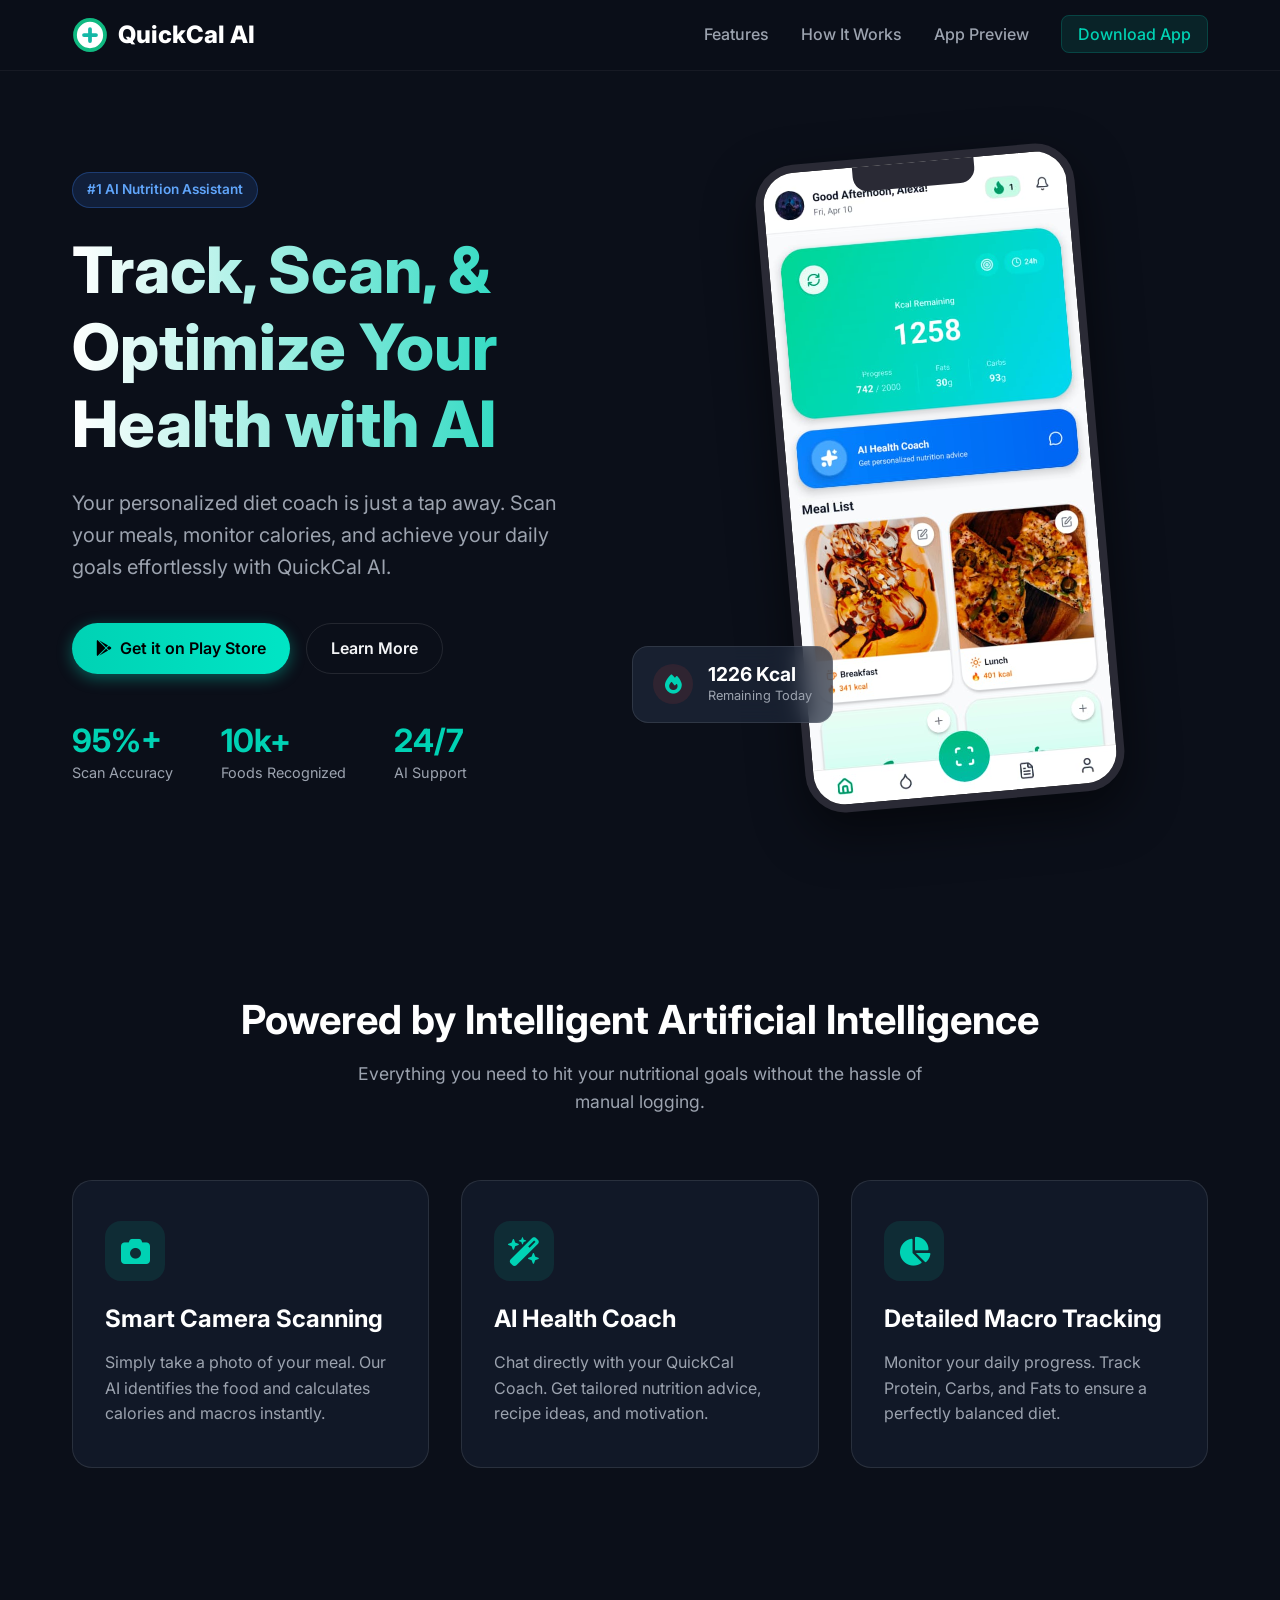
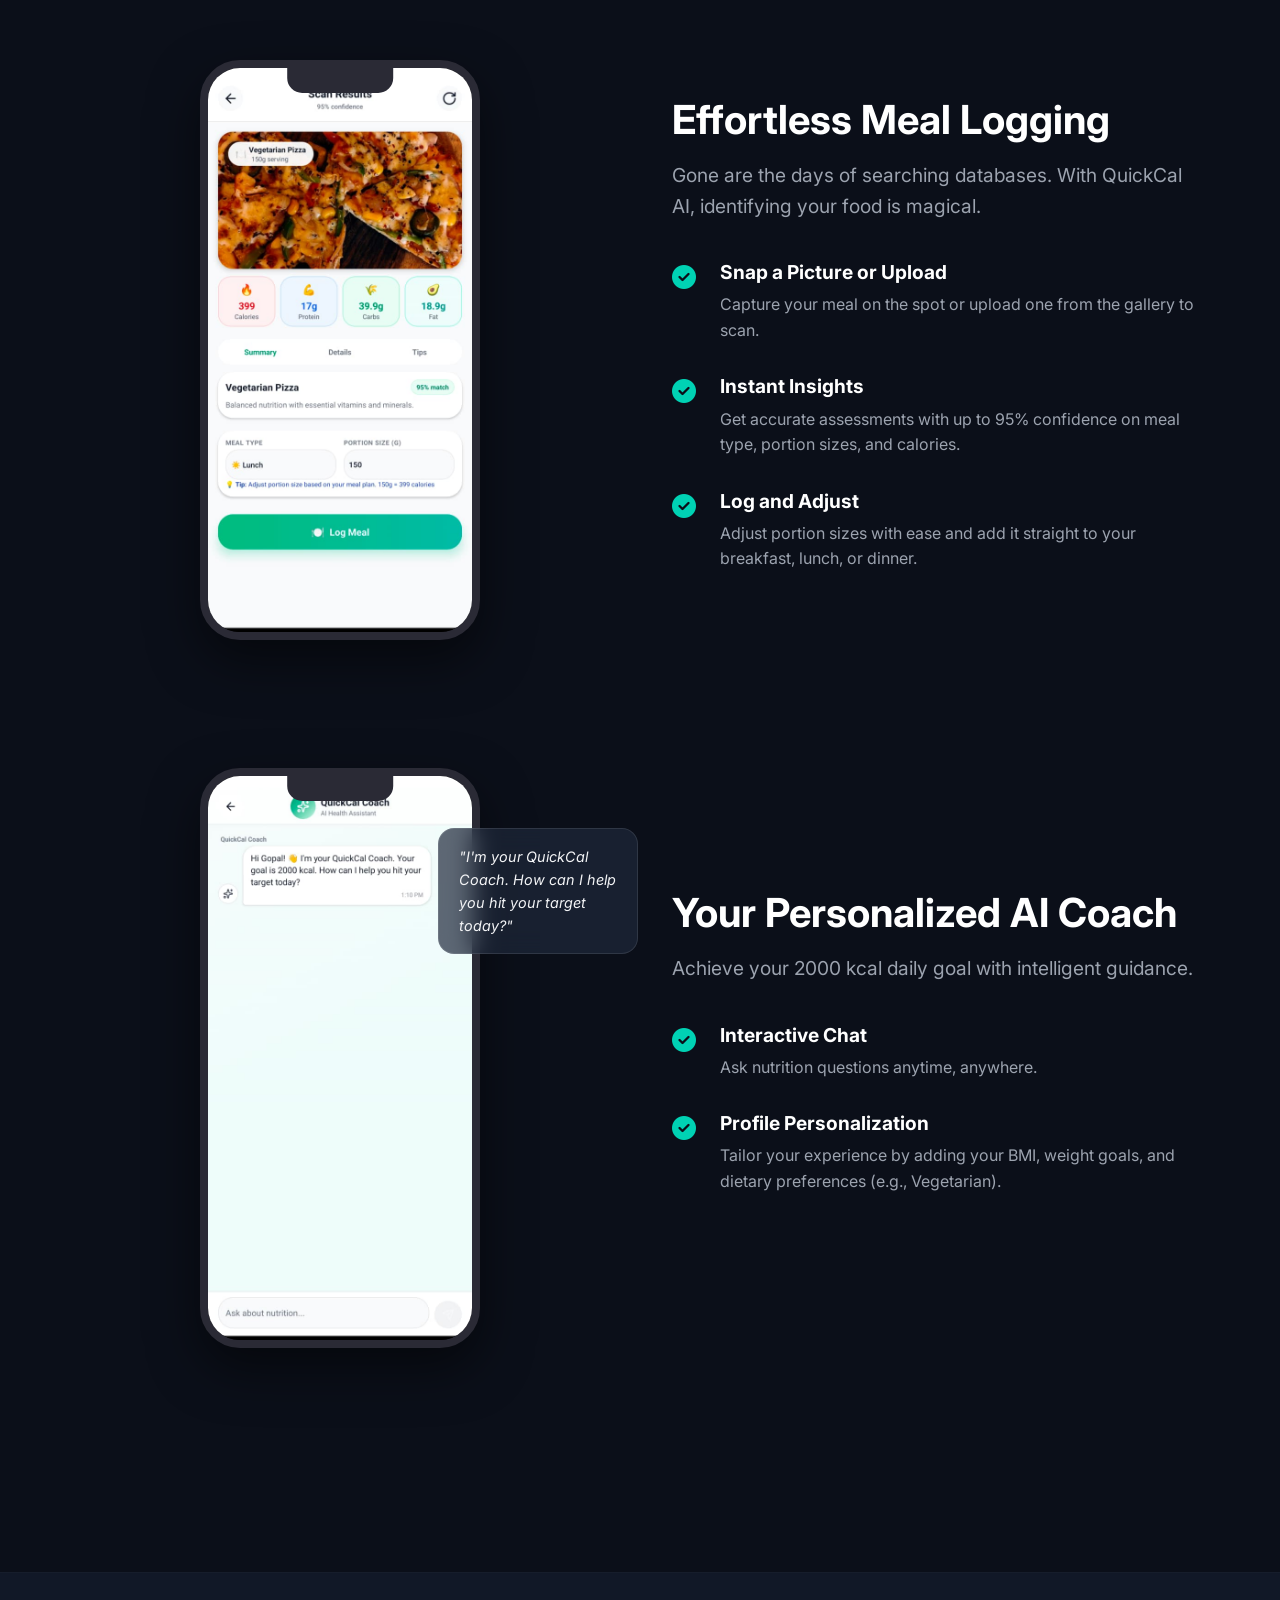
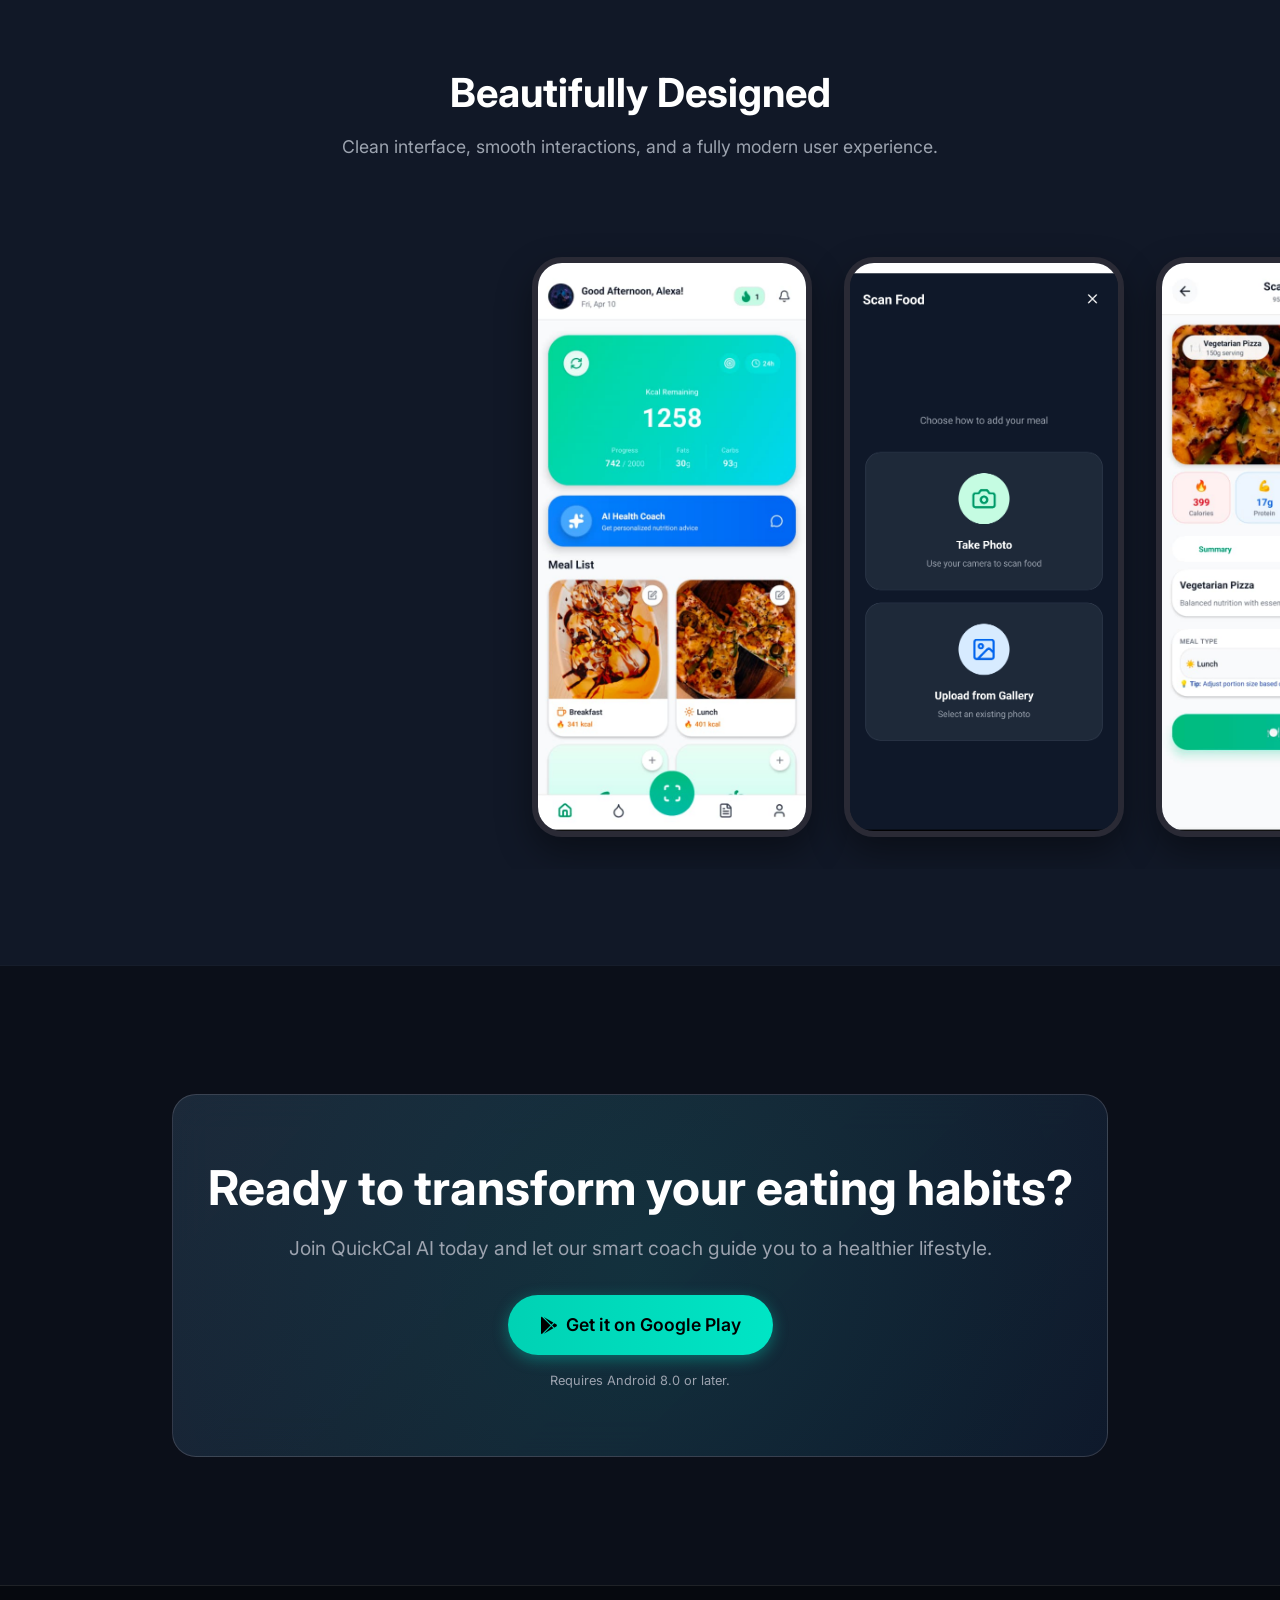
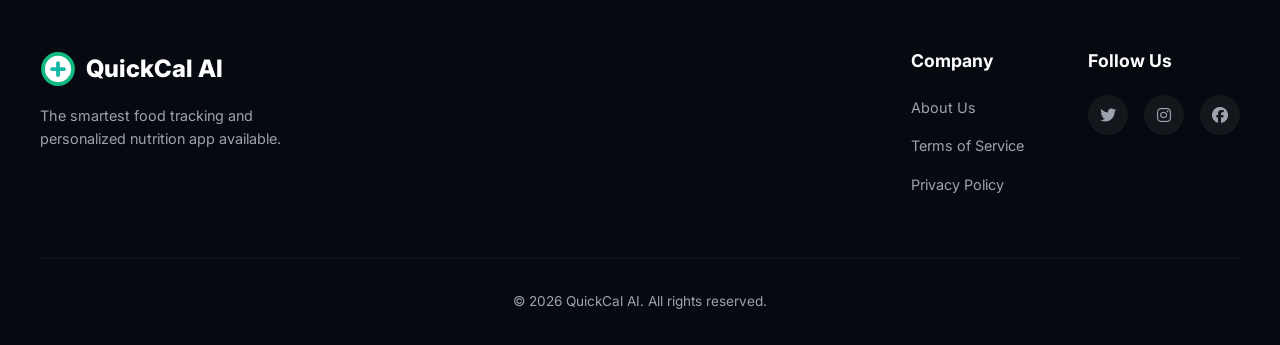
<file: index.html>
<!DOCTYPE html>
<html lang="en">
<head>
    <meta charset="UTF-8">
    <meta name="viewport" content="width=device-width, initial-scale=1.0">
    <title>QuickCal AI - Your Personal AI Nutritionist</title>
    <meta name="description" content="QuickCal AI is a smart mobile app that tracks your calories, scans your meals, and offers personalized nutrition advice.">
    <!-- Google Fonts -->
    <link rel="preconnect" href="https://fonts.googleapis.com">
    <link rel="preconnect" href="https://fonts.gstatic.com" crossorigin>
    <link href="https://fonts.googleapis.com/css2?family=Inter:wght@300;400;500;600;700;800&display=swap" rel="stylesheet">
    <!-- Custom CSS -->
    <link rel="stylesheet" href="css/style.css">
    <!-- FontAwesome for standard icons -->
    <link rel="stylesheet" href="https://cdnjs.cloudflare.com/ajax/libs/font-awesome/6.4.0/css/all.min.css">
</head>
<body>
    <!-- Navbar -->
    <nav class="navbar">
        <div class="nav-container">
            <a href="#" class="logo">
                <svg width="36" height="36" viewBox="0 0 24 24" fill="none" xmlns="http://www.w3.org/2000/svg">
                    <circle cx="12" cy="12" r="10" stroke="#10b981" stroke-width="2.5" fill="#fff" />
                    <path d="M8 12h8M12 8v8" stroke="#14b8a6" stroke-width="2.5" stroke-linecap="round" />
                </svg>
                QuickCal AI
            </a>
            <ul class="nav-links">
                <li><a href="#features">Features</a></li>
                <li><a href="#how-it-works">How It Works</a></li>
                <li><a href="#screenshots">App Preview</a></li>
                <li><a href="#download" class="nav-cta">Download App</a></li>
            </ul>
            <div class="mobile-menu-btn">
                <i class="fa-solid fa-bars"></i>
            </div>
        </div>
    </nav>

    <!-- Header / Hero Section -->
    <header class="hero" id="home">
        <div class="hero-content fade-in-up">
            <div class="badge">#1 AI Nutrition Assistant</div>
            <h1>Track, Scan, & Optimize Your Health with AI</h1>
            <p>Your personalized diet coach is just a tap away. Scan your meals, monitor calories, and achieve your daily goals effortlessly with QuickCal AI.</p>
            <div class="hero-actions">
                <a href="#download" class="btn btn-primary"><i class="fa-brands fa-google-play"></i> Get it on Play Store</a>
                <a href="#features" class="btn btn-secondary">Learn More</a>
            </div>
            <div class="stats">
                <div class="stat-item">
                    <h3>95%+</h3>
                    <p>Scan Accuracy</p>
                </div>
                <div class="stat-item">
                    <h3>10k+</h3>
                    <p>Foods Recognized</p>
                </div>
                <div class="stat-item">
                    <h3>24/7</h3>
                    <p>AI Support</p>
                </div>
            </div>
        </div>
        <div class="hero-image slide-in-right">
            <!-- Representing Dashboard (Image 1) -->
            <div class="device-mockup main-mockup">
                <img src="assets/dashboard.png.jpeg" alt="QuickCal AI Dashboard View" onerror="this.src='https://placehold.co/400x800/0f172a/00d2b4?text=Dashboard+Screenshot'">
            </div>
            <div class="floating-card glass float-anim">
                <div class="kcal-info">
                    <span class="icon"><i class="fa-solid fa-fire"></i></span>
                    <div class="details">
                        <h4>1226 Kcal</h4>
                        <p>Remaining Today</p>
                    </div>
                </div>
            </div>
        </div>
    </header>

    <!-- Features Section -->
    <section class="features" id="features">
        <div class="section-header fade-in-up">
            <h2>Powered by Intelligent Artificial Intelligence</h2>
            <p>Everything you need to hit your nutritional goals without the hassle of manual logging.</p>
        </div>
        
        <div class="features-grid">
            <!-- Feature 1 -->
            <div class="feature-card fade-in-up hover-effect">
                <div class="icon-wrapper">
                    <i class="fa-solid fa-camera"></i>
                </div>
                <h3>Smart Camera Scanning</h3>
                <p>Simply take a photo of your meal. Our AI identifies the food and calculates calories and macros instantly.</p>
            </div>
            <!-- Feature 2 -->
            <div class="feature-card fade-in-up hover-effect" style="animation-delay: 0.1s;">
                <div class="icon-wrapper">
                    <i class="fa-solid fa-wand-magic-sparkles"></i>
                </div>
                <h3>AI Health Coach</h3>
                <p>Chat directly with your QuickCal Coach. Get tailored nutrition advice, recipe ideas, and motivation.</p>
            </div>
            <!-- Feature 3 -->
            <div class="feature-card fade-in-up hover-effect" style="animation-delay: 0.2s;">
                <div class="icon-wrapper">
                    <i class="fa-solid fa-chart-pie"></i>
                </div>
                <h3>Detailed Macro Tracking</h3>
                <p>Monitor your daily progress. Track Protein, Carbs, and Fats to ensure a perfectly balanced diet.</p>
            </div>
        </div>
    </section>

    <!-- How It Works / Details Section -->
    <section class="how-it-works" id="how-it-works">
        <div class="split-section">
            <div class="split-image slide-in-left">
                <!-- Representing Scan Food & Results (Images 2 & 3) -->
                <div class="device-mockup side-mockup">
                    <img src="assets/scan-results.png.jpeg" alt="QuickCal App Scan Feature" onerror="this.src='https://placehold.co/400x800/0f172a/00d2b4?text=Scan+Results'">
                </div>
            </div>
            <div class="split-content fade-in-right">
                <h2>Effortless Meal Logging</h2>
                <p>Gone are the days of searching databases. With QuickCal AI, identifying your food is magical.</p>
                
                <ul class="benefit-list">
                    <li>
                        <i class="fa-solid fa-circle-check"></i>
                        <div>
                            <h4>Snap a Picture or Upload</h4>
                            <p>Capture your meal on the spot or upload one from the gallery to scan.</p>
                        </div>
                    </li>
                    <li>
                        <i class="fa-solid fa-circle-check"></i>
                        <div>
                            <h4>Instant Insights</h4>
                            <p>Get accurate assessments with up to 95% confidence on meal type, portion sizes, and calories.</p>
                        </div>
                    </li>
                    <li>
                        <i class="fa-solid fa-circle-check"></i>
                        <div>
                            <h4>Log and Adjust</h4>
                            <p>Adjust portion sizes with ease and add it straight to your breakfast, lunch, or dinner.</p>
                        </div>
                    </li>
                </ul>
            </div>
        </div>
        
        <div class="split-section reverse">
            <div class="split-content fade-in-left">
                <h2>Your Personalized AI Coach</h2>
                <p>Achieve your 2000 kcal daily goal with intelligent guidance.</p>
                
                <ul class="benefit-list">
                    <li>
                        <i class="fa-solid fa-circle-check"></i>
                        <div>
                            <h4>Interactive Chat</h4>
                            <p>Ask nutrition questions anytime, anywhere.</p>
                        </div>
                    </li>
                    <li>
                        <i class="fa-solid fa-circle-check"></i>
                        <div>
                            <h4>Profile Personalization</h4>
                            <p>Tailor your experience by adding your BMI, weight goals, and dietary preferences (e.g., Vegetarian).</p>
                        </div>
                    </li>
                </ul>
            </div>
            <div class="split-image slide-in-right">
                <!-- Representing AI Coach Chat (Image 5) -->
                <div class="device-mockup side-mockup">
                    <img src="assets/chat-coach.png.jpeg" alt="QuickCal AI Coach Chat" onerror="this.src='https://placehold.co/400x800/0f172a/00d2b4?text=AI+Coach'">
                </div>
                <div class="floating-card chat-reply glass float-anim-alt">
                   <p>"I'm your QuickCal Coach. How can I help you hit your target today?"</p>
                </div>
            </div>
        </div>
    </section>

    <!-- App Screenshots Gallery -->
    <section class="screenshots" id="screenshots">
        <div class="section-header fade-in-up">
            <h2>Beautifully Designed</h2>
            <p>Clean interface, smooth interactions, and a fully modern user experience.</p>
        </div>
        <div class="carousel-container fade-in-up">
            <div class="screen-track">
                <div class="screen-item"><img src="assets/dashboard.png.jpeg" alt="App Dashboard" onerror="this.src='https://placehold.co/400x800/0f172a/1e293b?text=Home'"></div>
                <div class="screen-item"><img src="assets/scan-food.png.jpeg" alt="Scan Food" onerror="this.src='https://placehold.co/400x800/0f172a/1e293b?text=Scan+Setup'"></div>
                <div class="screen-item"><img src="assets/scan-results.png.jpeg" alt="Scan Results" onerror="this.src='https://placehold.co/400x800/0f172a/1e293b?text=Analysis'"></div>
                <div class="screen-item"><img src="assets/profile.png.jpeg" alt="Profile" onerror="this.src='https://placehold.co/400x800/0f172a/1e293b?text=Profile'"></div>
                <div class="screen-item"><img src="assets/chat-coach.png.jpeg" alt="AI Coach Chat" onerror="this.src='https://placehold.co/400x800/0f172a/1e293b?text=Chat'"></div>
            </div>
        </div>
    </section>

    <!-- Download CTA -->
    <section class="cta" id="download">
        <div class="cta-banner fade-in-up glass-heavy">
            <h2>Ready to transform your eating habits?</h2>
            <p>Join QuickCal AI today and let our smart coach guide you to a healthier lifestyle.</p>
            <a href="#" class="btn btn-primary btn-large cta-btn">
                <i class="fa-brands fa-google-play"></i> Get it on Google Play
            </a>
            <p class="small-note">Requires Android 8.0 or later.</p>
        </div>
    </section>

    <!-- Footer -->
    <footer>
        <div class="footer-content">
            <div class="footer-brand">
                <a href="#" class="logo">
                     <svg width="36" height="36" viewBox="0 0 24 24" fill="none" xmlns="http://www.w3.org/2000/svg">
                         <circle cx="12" cy="12" r="10" stroke="#10b981" stroke-width="2.5" fill="#fff" />
                         <path d="M8 12h8M12 8v8" stroke="#14b8a6" stroke-width="2.5" stroke-linecap="round" />
                     </svg>
                     QuickCal AI
                </a>
                <p>The smartest food tracking and personalized nutrition app available.</p>
            </div>
            <div class="footer-links">
                <div class="link-column">
                    <h4>Company</h4>
                    <ul>
                        <li><a href="#home">About Us</a></li>
                        <li><a href="terms.html">Terms of Service</a></li>
                        <li><a href="privacy.html">Privacy Policy</a></li>
                    </ul>
                </div>
                <div class="link-column">
                    <h4>Follow Us</h4>
                    <div class="social-links">
                        <a href="#"><i class="fa-brands fa-twitter"></i></a>
                        <a href="#"><i class="fa-brands fa-instagram"></i></a>
                        <a href="#"><i class="fa-brands fa-facebook"></i></a>
                    </div>
                </div>
            </div>
        </div>
        <div class="footer-bottom">
            <p>&copy; 2026 QuickCal AI. All rights reserved.</p>
        </div>
    </footer>

    <!-- Custom JS -->
    <script src="js/main.js"></script>
</body>
</html>
</file>
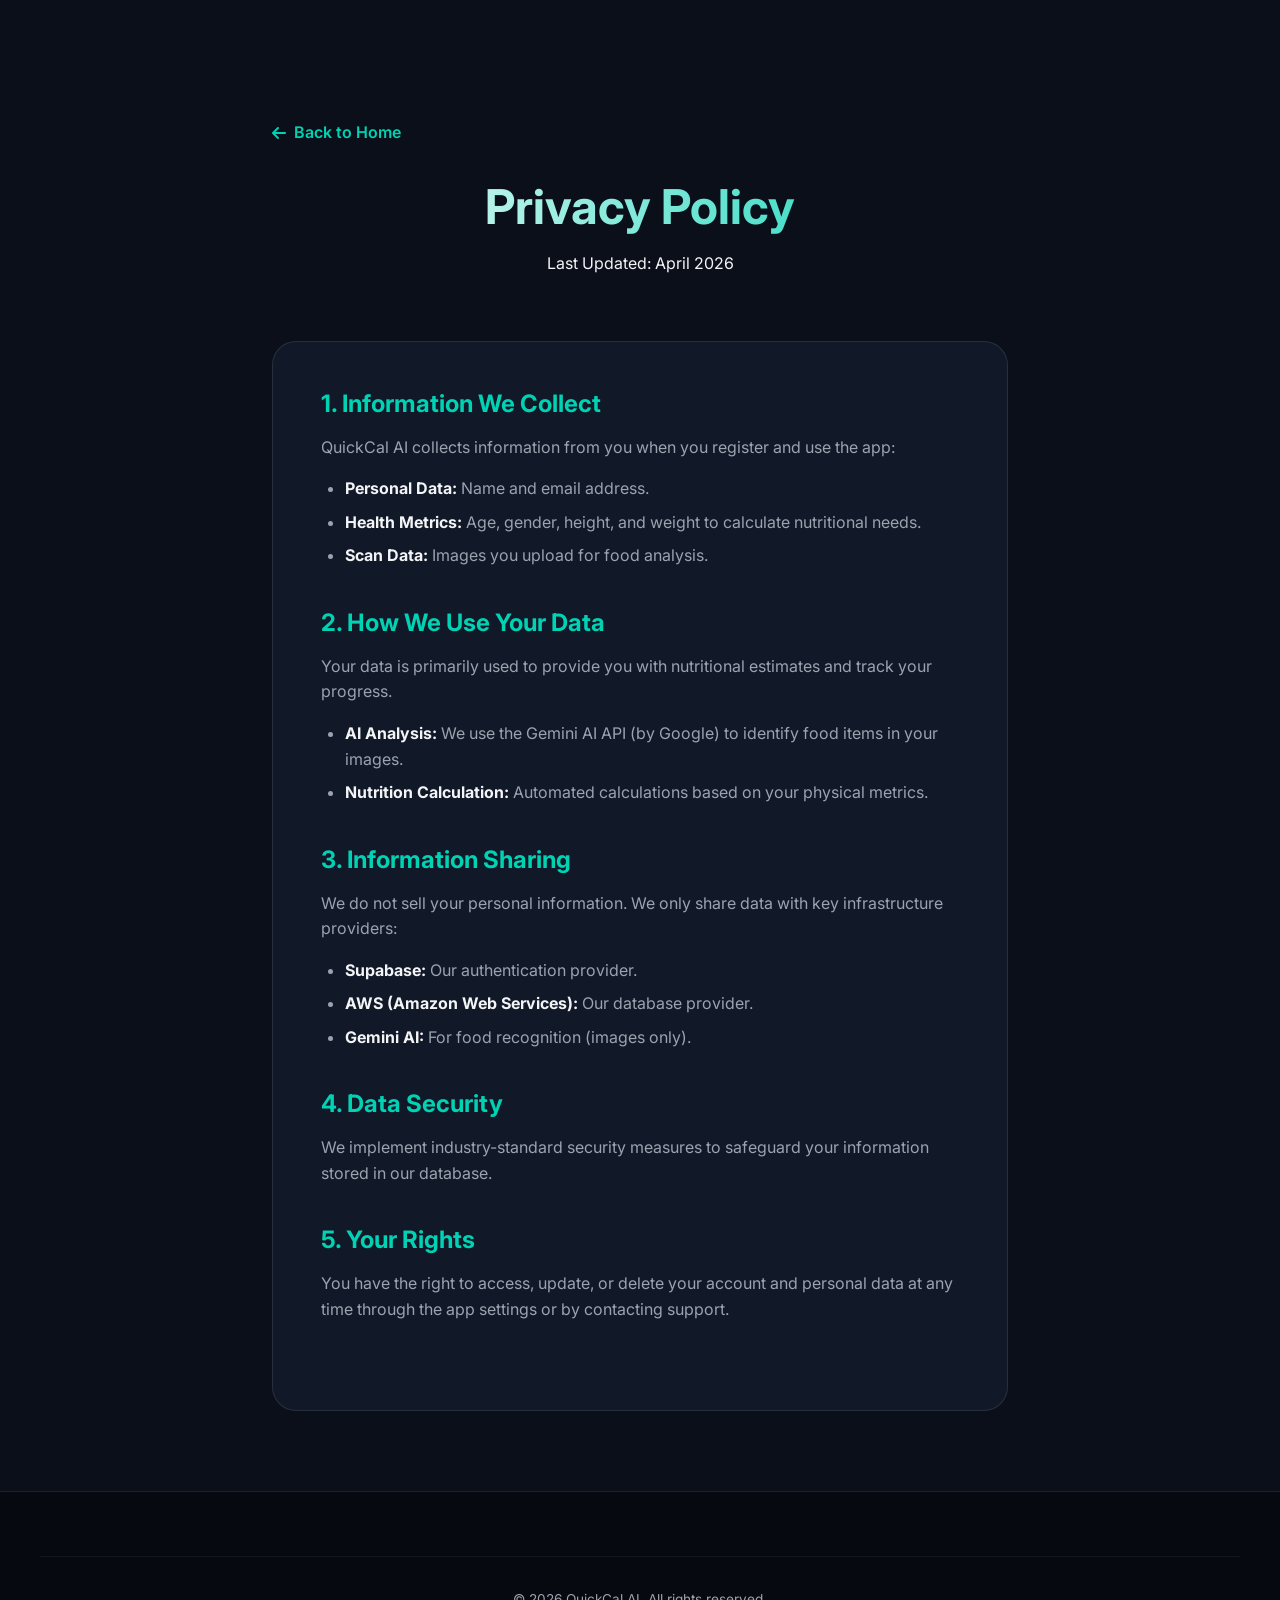
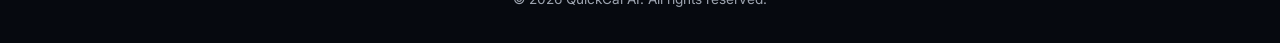
<file: privacy.html>
<!DOCTYPE html>
<html lang="en">
<head>
    <meta charset="UTF-8">
    <meta name="viewport" content="width=device-width, initial-scale=1.0">
    <title>Privacy Policy - QuickCal AI</title>
    <!-- Google Fonts -->
    <link rel="preconnect" href="https://fonts.googleapis.com">
    <link rel="preconnect" href="https://fonts.gstatic.com" crossorigin>
    <link href="https://fonts.googleapis.com/css2?family=Inter:wght@300;400;500;600;700;800&display=swap" rel="stylesheet">
    <!-- Custom CSS -->
    <link rel="stylesheet" href="css/style.css">
    <!-- FontAwesome -->
    <link rel="stylesheet" href="https://cdnjs.cloudflare.com/ajax/libs/font-awesome/6.4.0/css/all.min.css">
</head>
<body>
    <div class="legal-page fade-in-up animate">
        <a href="index.html" class="back-home">
            <i class="fa-solid fa-arrow-left"></i> Back to Home
        </a>
        
        <header class="legal-header">
            <h1>Privacy Policy</h1>
            <p>Last Updated: April 2026</p>
        </header>

        <main class="legal-content">
            <section class="legal-section">
                <h2>1. Information We Collect</h2>
                <p>QuickCal AI collects information from you when you register and use the app:</p>
                <ul>
                    <li><strong>Personal Data:</strong> Name and email address.</li>
                    <li><strong>Health Metrics:</strong> Age, gender, height, and weight to calculate nutritional needs.</li>
                    <li><strong>Scan Data:</strong> Images you upload for food analysis.</li>
                </ul>
            </section>

            <section class="legal-section">
                <h2>2. How We Use Your Data</h2>
                <p>Your data is primarily used to provide you with nutritional estimates and track your progress.</p>
                <ul>
                    <li><strong>AI Analysis:</strong> We use the Gemini AI API (by Google) to identify food items in your images.</li>
                    <li><strong>Nutrition Calculation:</strong> Automated calculations based on your physical metrics.</li>
                </ul>
            </section>

            <section class="legal-section">
                <h2>3. Information Sharing</h2>
                <p>We do not sell your personal information. We only share data with key infrastructure providers:</p>
                <ul>
                    <li><strong>Supabase:</strong> Our authentication provider.</li>
                    <li><strong>AWS (Amazon Web Services):</strong> Our database provider.</li>
                    <li><strong>Gemini AI:</strong> For food recognition (images only).</li>
                </ul>
            </section>

            <section class="legal-section">
                <h2>4. Data Security</h2>
                <p>We implement industry-standard security measures to safeguard your information stored in our database.</p>
            </section>

            <section class="legal-section">
                <h2>5. Your Rights</h2>
                <p>You have the right to access, update, or delete your account and personal data at any time through the app settings or by contacting support.</p>
            </section>
        </main>
    </div>

    <footer>
        <div class="footer-bottom">
            <p>&copy; 2026 QuickCal AI. All rights reserved.</p>
        </div>
    </footer>
</body>
</html>
</file>
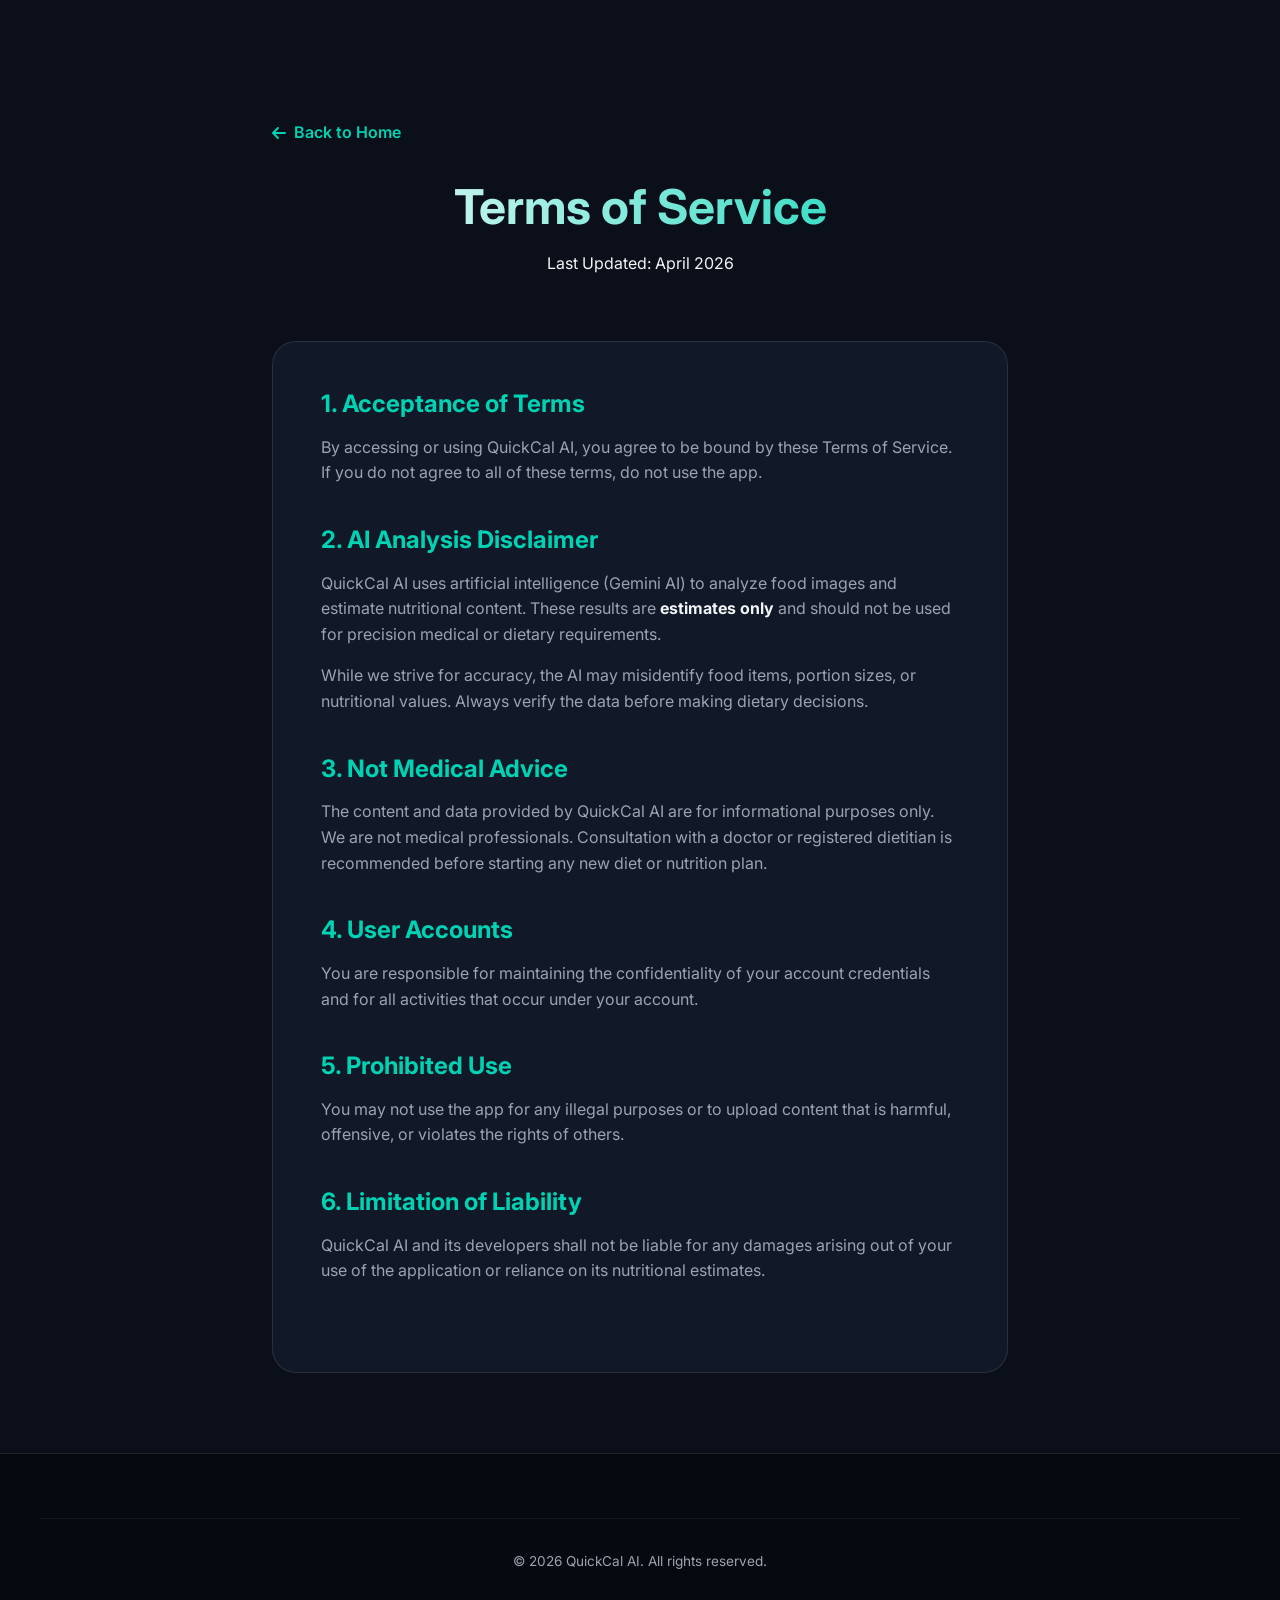
<file: terms.html>
<!DOCTYPE html>
<html lang="en">
<head>
    <meta charset="UTF-8">
    <meta name="viewport" content="width=device-width, initial-scale=1.0">
    <title>Terms of Service - QuickCal AI</title>
    <!-- Google Fonts -->
    <link rel="preconnect" href="https://fonts.googleapis.com">
    <link rel="preconnect" href="https://fonts.gstatic.com" crossorigin>
    <link href="https://fonts.googleapis.com/css2?family=Inter:wght@300;400;500;600;700;800&display=swap" rel="stylesheet">
    <!-- Custom CSS -->
    <link rel="stylesheet" href="css/style.css">
    <!-- FontAwesome -->
    <link rel="stylesheet" href="https://cdnjs.cloudflare.com/ajax/libs/font-awesome/6.4.0/css/all.min.css">
</head>
<body>
    <div class="legal-page fade-in-up animate">
        <a href="index.html" class="back-home">
            <i class="fa-solid fa-arrow-left"></i> Back to Home
        </a>
        
        <header class="legal-header">
            <h1>Terms of Service</h1>
            <p>Last Updated: April 2026</p>
        </header>

        <main class="legal-content">
            <section class="legal-section">
                <h2>1. Acceptance of Terms</h2>
                <p>By accessing or using QuickCal AI, you agree to be bound by these Terms of Service. If you do not agree to all of these terms, do not use the app.</p>
            </section>

            <section class="legal-section">
                <h2>2. AI Analysis Disclaimer</h2>
                <p>QuickCal AI uses artificial intelligence (Gemini AI) to analyze food images and estimate nutritional content. These results are <strong>estimates only</strong> and should not be used for precision medical or dietary requirements.</p>
                <p>While we strive for accuracy, the AI may misidentify food items, portion sizes, or nutritional values. Always verify the data before making dietary decisions.</p>
            </section>

            <section class="legal-section">
                <h2>3. Not Medical Advice</h2>
                <p>The content and data provided by QuickCal AI are for informational purposes only. We are not medical professionals. Consultation with a doctor or registered dietitian is recommended before starting any new diet or nutrition plan.</p>
            </section>

            <section class="legal-section">
                <h2>4. User Accounts</h2>
                <p>You are responsible for maintaining the confidentiality of your account credentials and for all activities that occur under your account.</p>
            </section>

            <section class="legal-section">
                <h2>5. Prohibited Use</h2>
                <p>You may not use the app for any illegal purposes or to upload content that is harmful, offensive, or violates the rights of others.</p>
            </section>

            <section class="legal-section">
                <h2>6. Limitation of Liability</h2>
                <p>QuickCal AI and its developers shall not be liable for any damages arising out of your use of the application or reliance on its nutritional estimates.</p>
            </section>
        </main>
    </div>

    <footer>
        <div class="footer-bottom">
            <p>&copy; 2026 QuickCal AI. All rights reserved.</p>
        </div>
    </footer>
</body>
</html>
</file>
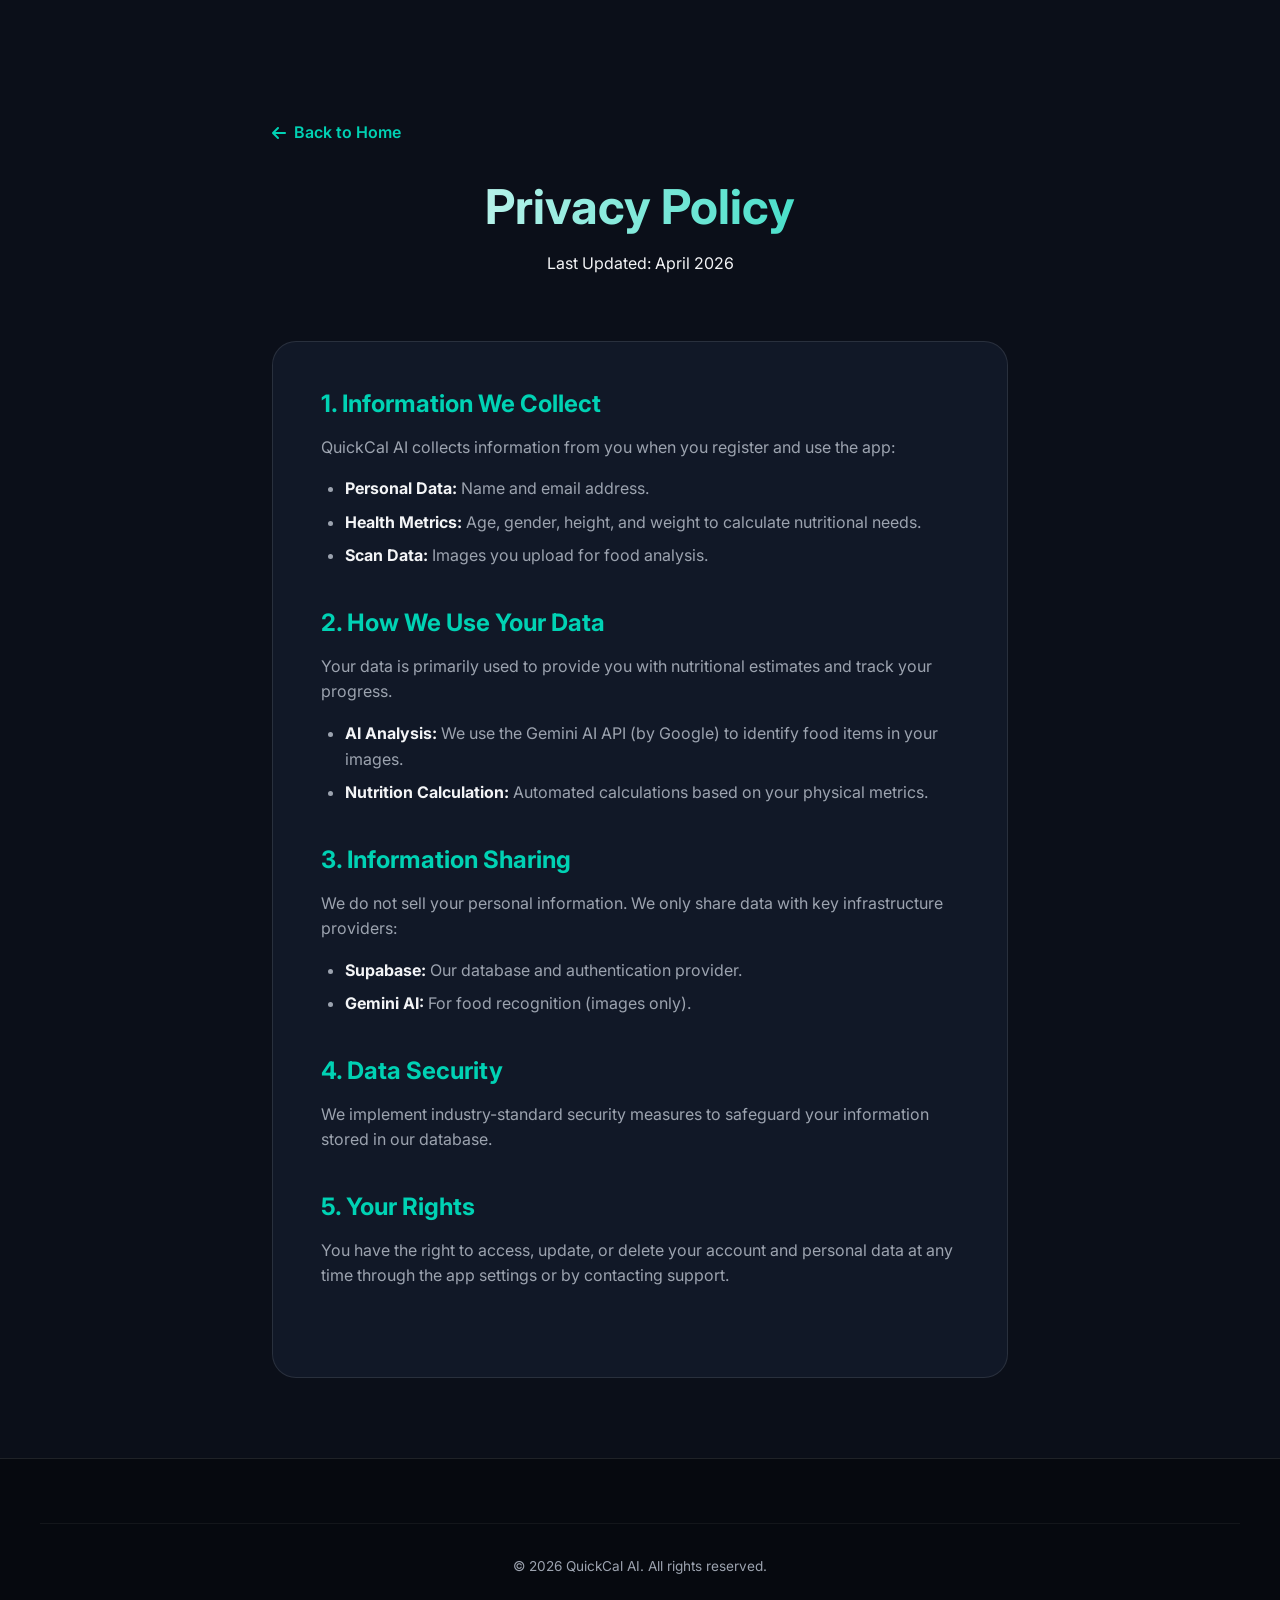
<file: promo-website/privacy.html>
<!DOCTYPE html>
<html lang="en">
<head>
    <meta charset="UTF-8">
    <meta name="viewport" content="width=device-width, initial-scale=1.0">
    <title>Privacy Policy - QuickCal AI</title>
    <!-- Google Fonts -->
    <link rel="preconnect" href="https://fonts.googleapis.com">
    <link rel="preconnect" href="https://fonts.gstatic.com" crossorigin>
    <link href="https://fonts.googleapis.com/css2?family=Inter:wght@300;400;500;600;700;800&display=swap" rel="stylesheet">
    <!-- Custom CSS -->
    <link rel="stylesheet" href="css/style.css">
    <!-- FontAwesome -->
    <link rel="stylesheet" href="https://cdnjs.cloudflare.com/ajax/libs/font-awesome/6.4.0/css/all.min.css">
</head>
<body>
    <div class="legal-page fade-in-up animate">
        <a href="index.html" class="back-home">
            <i class="fa-solid fa-arrow-left"></i> Back to Home
        </a>
        
        <header class="legal-header">
            <h1>Privacy Policy</h1>
            <p>Last Updated: April 2026</p>
        </header>

        <main class="legal-content">
            <section class="legal-section">
                <h2>1. Information We Collect</h2>
                <p>QuickCal AI collects information from you when you register and use the app:</p>
                <ul>
                    <li><strong>Personal Data:</strong> Name and email address.</li>
                    <li><strong>Health Metrics:</strong> Age, gender, height, and weight to calculate nutritional needs.</li>
                    <li><strong>Scan Data:</strong> Images you upload for food analysis.</li>
                </ul>
            </section>

            <section class="legal-section">
                <h2>2. How We Use Your Data</h2>
                <p>Your data is primarily used to provide you with nutritional estimates and track your progress.</p>
                <ul>
                    <li><strong>AI Analysis:</strong> We use the Gemini AI API (by Google) to identify food items in your images.</li>
                    <li><strong>Nutrition Calculation:</strong> Automated calculations based on your physical metrics.</li>
                </ul>
            </section>

            <section class="legal-section">
                <h2>3. Information Sharing</h2>
                <p>We do not sell your personal information. We only share data with key infrastructure providers:</p>
                <ul>
                    <li><strong>Supabase:</strong> Our database and authentication provider.</li>
                    <li><strong>Gemini AI:</strong> For food recognition (images only).</li>
                </ul>
            </section>

            <section class="legal-section">
                <h2>4. Data Security</h2>
                <p>We implement industry-standard security measures to safeguard your information stored in our database.</p>
            </section>

            <section class="legal-section">
                <h2>5. Your Rights</h2>
                <p>You have the right to access, update, or delete your account and personal data at any time through the app settings or by contacting support.</p>
            </section>
        </main>
    </div>

    <footer>
        <div class="footer-bottom">
            <p>&copy; 2026 QuickCal AI. All rights reserved.</p>
        </div>
    </footer>
</body>
</html>
</file>
<file: css/style.css>
/* Base Variables */
:root {
    --bg-color: #0b0f19;
    --bg-secondary: #111827;
    --primary: #00d2b4;
    --primary-glow: rgba(0, 210, 180, 0.4);
    --secondary: #3b82f6;
    --text-main: #f3f4f6;
    --text-muted: #9ca3af;
    --card-bg: rgba(30, 41, 59, 0.7);
    --nav-bg: rgba(11, 15, 25, 0.85);
    --glass-border: rgba(255, 255, 255, 0.1);
    
    --transition: all 0.3s ease;
}

/* Reset & Typography */
* {
    margin: 0;
    padding: 0;
    box-sizing: border-box;
}

html {
    scroll-behavior: smooth;
}

body {
    font-family: 'Inter', sans-serif;
    background-color: var(--bg-color);
    color: var(--text-main);
    line-height: 1.6;
    overflow-x: hidden;
}

a {
    text-decoration: none;
    color: inherit;
    transition: var(--transition);
}

ul {
    list-style: none;
}

/* Typography styles */
h1, h2, h3, h4 {
    color: #fff;
    line-height: 1.2;
}

/* Utility Classes */
.glass {
    background: var(--card-bg);
    backdrop-filter: blur(12px);
    -webkit-backdrop-filter: blur(12px);
    border: 1px solid var(--glass-border);
    border-radius: 16px;
}

.glass-heavy {
    background: linear-gradient(135deg, rgba(30,41,59,0.9) 0%, rgba(15,23,42,0.95) 100%);
    backdrop-filter: blur(20px);
    -webkit-backdrop-filter: blur(20px);
    border: 1px solid rgba(255, 255, 255, 0.15);
    border-radius: 24px;
}

.btn {
    display: inline-flex;
    align-items: center;
    justify-content: center;
    gap: 8px;
    padding: 12px 24px;
    border-radius: 50px;
    font-weight: 600;
    cursor: pointer;
    transition: var(--transition);
    border: none;
    font-size: 1rem;
}

.btn-primary {
    background: linear-gradient(to right, var(--primary), #00e5c5);
    color: #000;
    box-shadow: 0 4px 15px var(--primary-glow);
}

.btn-primary:hover {
    transform: translateY(-2px);
    box-shadow: 0 6px 20px rgba(0, 210, 180, 0.6);
}

.btn-secondary {
    background: transparent;
    color: var(--text-main);
    border: 1px solid var(--glass-border);
}

.btn-secondary:hover {
    background: rgba(255, 255, 255, 0.05);
    border-color: rgba(255, 255, 255, 0.2);
}

.btn-large {
    padding: 16px 32px;
    font-size: 1.1rem;
}

/* Custom icon colors */
i { color: var(--primary); }
.btn-primary i { color: #000; }
.btn-secondary i { color: var(--text-main); }
.footer-links i { color: var(--text-muted); }

/* Navigation */
.navbar {
    position: fixed;
    top: 0;
    width: 100%;
    z-index: 1000;
    background: var(--nav-bg);
    backdrop-filter: blur(10px);
    border-bottom: 1px solid rgba(255,255,255,0.05);
    transition: var(--transition);
}

.nav-container {
    max-width: 1200px;
    margin: 0 auto;
    padding: 1rem 2rem;
    display: flex;
    justify-content: space-between;
    align-items: center;
}

.logo {
    display: flex;
    align-items: center;
    gap: 10px;
    font-size: 1.5rem;
    font-weight: 800;
    color: #fff;
}

.logo-icon {
    display: flex;
    align-items: center;
    justify-content: center;
    width: 36px;
    height: 36px;
    background: linear-gradient(135deg, var(--primary), var(--secondary));
    border-radius: 10px;
}

.logo-icon i {
    color: #fff;
    font-size: 1rem;
}

.nav-links {
    display: flex;
    gap: 2rem;
    align-items: center;
}

.nav-links li a {
    font-weight: 500;
    color: var(--text-muted);
}

.nav-links li a:hover {
    color: var(--primary);
}

.nav-cta {
    background: rgba(0, 210, 180, 0.1);
    color: var(--primary) !important;
    padding: 8px 16px;
    border-radius: 8px;
    border: 1px solid rgba(0, 210, 180, 0.2);
}

.nav-cta:hover {
    background: var(--primary);
    color: #000 !important;
}

.mobile-menu-btn {
    display: none;
    font-size: 1.5rem;
    color: var(--text-main);
    cursor: pointer;
}

/* Header / Hero Section */
.hero {
    min-height: 100vh;
    display: flex;
    align-items: center;
    justify-content: space-between;
    max-width: 1200px;
    margin: 0 auto;
    padding: 120px 2rem 4rem;
    gap: 4rem;
}

.hero-content {
    flex: 1;
}

.badge {
    display: inline-block;
    padding: 6px 14px;
    background: rgba(59, 130, 246, 0.15);
    color: #60a5fa;
    border: 1px solid rgba(59, 130, 246, 0.3);
    border-radius: 50px;
    font-size: 0.85rem;
    font-weight: 600;
    margin-bottom: 24px;
}

.hero-content h1 {
    font-size: 4rem;
    font-weight: 800;
    margin-bottom: 1.5rem;
    background: linear-gradient(to right, #fff, var(--primary));
    -webkit-background-clip: text;
    -webkit-text-fill-color: transparent;
}

.hero-content p {
    font-size: 1.25rem;
    color: var(--text-muted);
    margin-bottom: 2.5rem;
    max-width: 500px;
}

.hero-actions {
    display: flex;
    gap: 1rem;
    margin-bottom: 3rem;
}

.stats {
    display: flex;
    gap: 3rem;
}

.stat-item h3 {
    font-size: 2rem;
    color: var(--primary);
    font-weight: 700;
}

.stat-item p {
    font-size: 0.9rem;
    color: var(--text-muted);
    margin: 0;
}

/* Hero Image & Mockup */
.hero-image {
    flex: 1;
    position: relative;
    display: flex;
    justify-content: center;
}

.device-mockup {
    background: #000;
    border: 8px solid #2a2a35;
    border-radius: 40px;
    overflow: hidden;
    box-shadow: 0 20px 50px rgba(0,0,0,0.5);
    position: relative;
}

.device-mockup::before {
    content: '';
    position: absolute;
    top: 0; left: 50%;
    transform: translateX(-50%);
    width: 40%;
    height: 25px;
    background: #2a2a35;
    border-bottom-left-radius: 15px;
    border-bottom-right-radius: 15px;
    z-index: 10;
}

.main-mockup {
    width: 320px;
    height: 650px;
    transform: rotate(-5deg);
    transition: transform 0.5s ease;
}

.main-mockup:hover {
    transform: rotate(0deg) scale(1.02);
}

.device-mockup img {
    width: 100%;
    height: 100%;
    object-fit: cover;
}

/* Floating Elements */
.floating-card {
    position: absolute;
    padding: 16px 20px;
    z-index: 20;
}

.kcal-info {
    display: flex;
    align-items: center;
    gap: 15px;
}

.kcal-info .icon {
    background: rgba(255, 69, 58, 0.1);
    color: #ff453a;
    width: 40px; height: 40px;
    border-radius: 50%;
    display: flex; align-items: center; justify-content: center;
    font-size: 1.2rem;
}

.kcal-info .details h4 { font-size: 1.2rem; }
.kcal-info .details p { margin:0; font-size: 0.8rem; color: var(--text-muted); }

/* Positioning the floating cards */
.hero-image .floating-card {
    bottom: 80px;
    left: -40px;
}

.chat-reply {
    top: 60px;
    right: -30px;
    font-size: 0.9rem;
    font-style: italic;
    max-width: 200px;
}


/* General Section Styling */
.section-header {
    text-align: center;
    margin-bottom: 4rem;
}

.section-header h2 {
    font-size: 2.5rem;
    margin-bottom: 1rem;
}

.section-header p {
    color: var(--text-muted);
    font-size: 1.1rem;
    max-width: 600px;
    margin: 0 auto;
}

/* Features */
.features {
    padding: 6rem 2rem;
    max-width: 1200px;
    margin: 0 auto;
}

.features-grid {
    display: grid;
    grid-template-columns: repeat(auto-fit, minmax(300px, 1fr));
    gap: 2rem;
}

.feature-card {
    background: var(--bg-secondary);
    border: 1px solid var(--glass-border);
    padding: 2.5rem 2rem;
    border-radius: 20px;
    transition: var(--transition);
}

.feature-card:hover {
    transform: translateY(-10px);
    border-color: rgba(0, 210, 180, 0.4);
    box-shadow: 0 10px 40px rgba(0, 0, 0, 0.2);
}

.icon-wrapper {
    width: 60px;
    height: 60px;
    background: rgba(0, 210, 180, 0.1);
    border-radius: 16px;
    display: flex;
    align-items: center;
    justify-content: center;
    font-size: 1.8rem;
    color: var(--primary);
    margin-bottom: 1.5rem;
}

.feature-card h3 {
    font-size: 1.5rem;
    margin-bottom: 1rem;
}

.feature-card p {
    color: var(--text-muted);
}

/* How It Works Layer */
.how-it-works {
    padding: 6rem 2rem;
    max-width: 1200px;
    margin: 0 auto;
    overflow: hidden;
}

.split-section {
    display: flex;
    align-items: center;
    gap: 4rem;
    margin-bottom: 8rem;
}

.split-section.reverse {
    flex-direction: row-reverse;
}

.split-content {
    flex: 1;
}

.split-content h2 {
    font-size: 2.5rem;
    margin-bottom: 1rem;
}

.split-content > p {
    color: var(--text-muted);
    font-size: 1.2rem;
    margin-bottom: 2.5rem;
}

.benefit-list li {
    display: flex;
    gap: 1.5rem;
    margin-bottom: 2rem;
}

.benefit-list i {
    font-size: 1.5rem;
    color: var(--primary);
    margin-top: 4px;
}

.benefit-list h4 {
    font-size: 1.2rem;
    margin-bottom: 0.5rem;
}

.benefit-list p {
    color: var(--text-muted);
}

.split-image {
    flex: 1;
    display: flex;
    justify-content: center;
    position: relative;
}

.side-mockup {
    width: 280px;
    height: 580px;
}

/* Screenshots Gallery */
.screenshots {
    padding: 6rem 0;
    background: var(--bg-secondary);
    border-top: 1px solid rgba(255,255,255,0.02);
    border-bottom: 1px solid rgba(255,255,255,0.02);
}

.carousel-container {
    width: 100%;
    overflow-x: auto;
    padding: 2rem;
    scrollbar-width: none; /* Firefox */
}

.carousel-container::-webkit-scrollbar {
    display: none; /* Safari/Chrome */
}

.screen-track {
    display: flex;
    gap: 2rem;
    padding: 0 50vw;
    margin-left: -140px; /* Align first item to center roughly */
}

.screen-item {
    flex: 0 0 auto;
    width: 280px;
    height: 580px;
    border-radius: 30px;
    overflow: hidden;
    border: 6px solid #2a2a35;
    box-shadow: 0 15px 35px rgba(0,0,0,0.4);
    transition: transform 0.3s ease;
    cursor: pointer;
}

.screen-item:hover {
    transform: scale(1.05);
}

.screen-item img {
    width: 100%;
    height: 100%;
    object-fit: cover;
}

/* CTA Section */
.cta {
    padding: 8rem 2rem;
    max-width: 1000px;
    margin: 0 auto;
}

.cta-banner {
    padding: 4rem 2rem;
    text-align: center;
    position: relative;
    overflow: hidden;
}

.cta-banner::before {
    content: '';
    position: absolute;
    top: -50%; left: -50%;
    width: 200%; height: 200%;
    background: radial-gradient(circle, rgba(0,210,180,0.1) 0%, rgba(0,0,0,0) 60%);
    z-index: -1;
}

.cta-banner h2 {
    font-size: 3rem;
    margin-bottom: 1rem;
}

.cta-banner p {
    font-size: 1.2rem;
    color: var(--text-muted);
    margin-bottom: 2rem;
}

.cta-btn {
    margin-bottom: 1rem;
}

.small-note {
    font-size: 0.8rem !important;
    margin-bottom: 0 !important;
}

/* Footer */
footer {
    background: #06090f;
    padding: 4rem 2rem 2rem;
    border-top: 1px solid var(--glass-border);
}

.footer-content {
    max-width: 1200px;
    margin: 0 auto;
    display: flex;
    justify-content: space-between;
    gap: 2rem;
    margin-bottom: 3rem;
}

.footer-brand {
    max-width: 300px;
}

.footer-brand .logo {
    margin-bottom: 1rem;
}

.footer-brand p {
    color: var(--text-muted);
    font-size: 0.9rem;
}

.footer-links {
    display: flex;
    gap: 4rem;
}

.link-column h4 {
    margin-bottom: 1.5rem;
    font-size: 1.1rem;
}

.link-column ul li {
    margin-bottom: 0.8rem;
}

.link-column ul li a {
    color: var(--text-muted);
    font-size: 0.9rem;
}

.link-column ul li a:hover {
    color: var(--primary);
}

.social-links {
    display: flex;
    gap: 1rem;
}

.social-links a {
    display: flex;
    align-items: center;
    justify-content: center;
    width: 40px;
    height: 40px;
    background: rgba(255,255,255,0.05);
    border-radius: 50%;
    color: var(--text-main);
}

.social-links a:hover {
    background: var(--primary);
    color: #000;
}

.footer-bottom {
    max-width: 1200px;
    margin: 0 auto;
    padding-top: 2rem;
    text-align: center;
    border-top: 1px solid rgba(255,255,255,0.05);
    color: var(--text-muted);
    font-size: 0.85rem;
}

/* Animations */
@keyframes float {
    0% { transform: translateY(0px); }
    50% { transform: translateY(-10px); }
    100% { transform: translateY(0px); }
}

@keyframes float-alt {
    0% { transform: translateY(0px); }
    50% { transform: translateY(10px); }
    100% { transform: translateY(0px); }
}

.float-anim {
    animation: float 4s ease-in-out infinite;
}

.float-anim-alt {
    animation: float-alt 5s ease-in-out infinite;
}

/* Scroll Animations CSS */
.fade-in-up, .fade-in-left, .fade-in-right, .slide-in-left, .slide-in-right {
    opacity: 0;
    transition: opacity 0.8s ease-out, transform 0.8s ease-out;
}

.fade-in-up { transform: translateY(40px); }
.fade-in-left { transform: translateX(-40px); }
.fade-in-right { transform: translateX(40px); }
.slide-in-left { transform: translateX(-100px); }
.slide-in-right { transform: translateX(100px); }

.animate {
    opacity: 1;
    transform: translateY(0) translateX(0);
}

/* Responsive Design */
@media (max-width: 992px) {
    .hero {
        flex-direction: column;
        text-align: center;
        padding-top: 150px;
    }
    
    .hero-content h1 { font-size: 3rem; }
    .hero-content p { margin: 0 auto 2rem; }
    .hero-actions { justify-content: center; }
    .stats { justify-content: center; }
    
    .hero-image {
        margin-top: 4rem;
    }
    
    .split-section, .split-section.reverse {
        flex-direction: column;
        text-align: center;
        gap: 3rem;
    }
    
    .benefit-list li {
        text-align: left;
    }
    
    .footer-content {
        flex-direction: column;
    }
    
    .footer-links {
        justify-content: space-between;
    }
}

@media (max-width: 768px) {
    .nav-links {
        display: none; /* Would be toggled by JS in a real app */
    }
    
    .mobile-menu-btn {
        display: block;
    }
    
    .hero-content h1 { font-size: 2.2rem; }
    
    .stats {
        flex-direction: column;
        gap: 1.5rem;
    }
    
    .footer-links {
        flex-direction: column;
        gap: 2rem;
    }
    
    .device-mockup, .screen-item {
        width: 250px;
        height: 520px;
    }
}

/* Legal Pages Styling */
.legal-page {
    padding-top: 120px;
    padding-bottom: 80px;
    max-width: 800px;
    margin: 0 auto;
    padding-left: 2rem;
    padding-right: 2rem;
}

.legal-header {
    text-align: center;
    margin-bottom: 4rem;
}

.legal-header h1 {
    font-size: 3rem;
    margin-bottom: 1rem;
    background: linear-gradient(to right, #fff, var(--primary));
    -webkit-background-clip: text;
    -webkit-text-fill-color: transparent;
}

.legal-content {
    background: var(--bg-secondary);
    border: 1px solid var(--glass-border);
    padding: 3rem;
    border-radius: 24px;
}

.legal-section {
    margin-bottom: 2.5rem;
}

.legal-section h2 {
    font-size: 1.5rem;
    margin-bottom: 1rem;
    color: var(--primary);
}

.legal-section p, .legal-section ul {
    color: var(--text-muted);
    margin-bottom: 1rem;
}

.legal-section b, .legal-section strong {
    color: var(--text-main);
}

.legal-section ul {
    padding-left: 1.5rem;
}

.legal-section ul li {
    margin-bottom: 0.5rem;
    list-style-type: disc;
}

.back-home {
    display: inline-flex;
    align-items: center;
    gap: 8px;
    color: var(--primary);
    margin-bottom: 2rem;
    font-weight: 600;
}

.back-home:hover {
    text-decoration: underline;
}


/* Custom Logo Image Styling */
.logo-img {
    width: 36px;
    height: 36px;
    border-radius: 8px;
    object-fit: cover;
}
</file>
<file: promo-website/css/style.css>
/* Base Variables */
:root {
    --bg-color: #0b0f19;
    --bg-secondary: #111827;
    --primary: #00d2b4;
    --primary-glow: rgba(0, 210, 180, 0.4);
    --secondary: #3b82f6;
    --text-main: #f3f4f6;
    --text-muted: #9ca3af;
    --card-bg: rgba(30, 41, 59, 0.7);
    --nav-bg: rgba(11, 15, 25, 0.85);
    --glass-border: rgba(255, 255, 255, 0.1);
    
    --transition: all 0.3s ease;
}

/* Reset & Typography */
* {
    margin: 0;
    padding: 0;
    box-sizing: border-box;
}

html {
    scroll-behavior: smooth;
}

body {
    font-family: 'Inter', sans-serif;
    background-color: var(--bg-color);
    color: var(--text-main);
    line-height: 1.6;
    overflow-x: hidden;
}

a {
    text-decoration: none;
    color: inherit;
    transition: var(--transition);
}

ul {
    list-style: none;
}

/* Typography styles */
h1, h2, h3, h4 {
    color: #fff;
    line-height: 1.2;
}

/* Utility Classes */
.glass {
    background: var(--card-bg);
    backdrop-filter: blur(12px);
    -webkit-backdrop-filter: blur(12px);
    border: 1px solid var(--glass-border);
    border-radius: 16px;
}

.glass-heavy {
    background: linear-gradient(135deg, rgba(30,41,59,0.9) 0%, rgba(15,23,42,0.95) 100%);
    backdrop-filter: blur(20px);
    -webkit-backdrop-filter: blur(20px);
    border: 1px solid rgba(255, 255, 255, 0.15);
    border-radius: 24px;
}

.btn {
    display: inline-flex;
    align-items: center;
    justify-content: center;
    gap: 8px;
    padding: 12px 24px;
    border-radius: 50px;
    font-weight: 600;
    cursor: pointer;
    transition: var(--transition);
    border: none;
    font-size: 1rem;
}

.btn-primary {
    background: linear-gradient(to right, var(--primary), #00e5c5);
    color: #000;
    box-shadow: 0 4px 15px var(--primary-glow);
}

.btn-primary:hover {
    transform: translateY(-2px);
    box-shadow: 0 6px 20px rgba(0, 210, 180, 0.6);
}

.btn-secondary {
    background: transparent;
    color: var(--text-main);
    border: 1px solid var(--glass-border);
}

.btn-secondary:hover {
    background: rgba(255, 255, 255, 0.05);
    border-color: rgba(255, 255, 255, 0.2);
}

.btn-large {
    padding: 16px 32px;
    font-size: 1.1rem;
}

/* Custom icon colors */
i { color: var(--primary); }
.btn-primary i { color: #000; }
.btn-secondary i { color: var(--text-main); }
.footer-links i { color: var(--text-muted); }

/* Navigation */
.navbar {
    position: fixed;
    top: 0;
    width: 100%;
    z-index: 1000;
    background: var(--nav-bg);
    backdrop-filter: blur(10px);
    border-bottom: 1px solid rgba(255,255,255,0.05);
    transition: var(--transition);
}

.nav-container {
    max-width: 1200px;
    margin: 0 auto;
    padding: 1rem 2rem;
    display: flex;
    justify-content: space-between;
    align-items: center;
}

.logo {
    display: flex;
    align-items: center;
    gap: 10px;
    font-size: 1.5rem;
    font-weight: 800;
    color: #fff;
}

.logo-icon {
    display: flex;
    align-items: center;
    justify-content: center;
    width: 36px;
    height: 36px;
    background: linear-gradient(135deg, var(--primary), var(--secondary));
    border-radius: 10px;
}

.logo-icon i {
    color: #fff;
    font-size: 1rem;
}

.nav-links {
    display: flex;
    gap: 2rem;
    align-items: center;
}

.nav-links li a {
    font-weight: 500;
    color: var(--text-muted);
}

.nav-links li a:hover {
    color: var(--primary);
}

.nav-cta {
    background: rgba(0, 210, 180, 0.1);
    color: var(--primary) !important;
    padding: 8px 16px;
    border-radius: 8px;
    border: 1px solid rgba(0, 210, 180, 0.2);
}

.nav-cta:hover {
    background: var(--primary);
    color: #000 !important;
}

.mobile-menu-btn {
    display: none;
    font-size: 1.5rem;
    color: var(--text-main);
    cursor: pointer;
}

/* Header / Hero Section */
.hero {
    min-height: 100vh;
    display: flex;
    align-items: center;
    justify-content: space-between;
    max-width: 1200px;
    margin: 0 auto;
    padding: 120px 2rem 4rem;
    gap: 4rem;
}

.hero-content {
    flex: 1;
}

.badge {
    display: inline-block;
    padding: 6px 14px;
    background: rgba(59, 130, 246, 0.15);
    color: #60a5fa;
    border: 1px solid rgba(59, 130, 246, 0.3);
    border-radius: 50px;
    font-size: 0.85rem;
    font-weight: 600;
    margin-bottom: 24px;
}

.hero-content h1 {
    font-size: 4rem;
    font-weight: 800;
    margin-bottom: 1.5rem;
    background: linear-gradient(to right, #fff, var(--primary));
    -webkit-background-clip: text;
    -webkit-text-fill-color: transparent;
}

.hero-content p {
    font-size: 1.25rem;
    color: var(--text-muted);
    margin-bottom: 2.5rem;
    max-width: 500px;
}

.hero-actions {
    display: flex;
    gap: 1rem;
    margin-bottom: 3rem;
}

.stats {
    display: flex;
    gap: 3rem;
}

.stat-item h3 {
    font-size: 2rem;
    color: var(--primary);
    font-weight: 700;
}

.stat-item p {
    font-size: 0.9rem;
    color: var(--text-muted);
    margin: 0;
}

/* Hero Image & Mockup */
.hero-image {
    flex: 1;
    position: relative;
    display: flex;
    justify-content: center;
}

.device-mockup {
    background: #000;
    border: 8px solid #2a2a35;
    border-radius: 40px;
    overflow: hidden;
    box-shadow: 0 20px 50px rgba(0,0,0,0.5);
    position: relative;
}

.device-mockup::before {
    content: '';
    position: absolute;
    top: 0; left: 50%;
    transform: translateX(-50%);
    width: 40%;
    height: 25px;
    background: #2a2a35;
    border-bottom-left-radius: 15px;
    border-bottom-right-radius: 15px;
    z-index: 10;
}

.main-mockup {
    width: 320px;
    height: 650px;
    transform: rotate(-5deg);
    transition: transform 0.5s ease;
}

.main-mockup:hover {
    transform: rotate(0deg) scale(1.02);
}

.device-mockup img {
    width: 100%;
    height: 100%;
    object-fit: cover;
}

/* Floating Elements */
.floating-card {
    position: absolute;
    padding: 16px 20px;
    z-index: 20;
}

.kcal-info {
    display: flex;
    align-items: center;
    gap: 15px;
}

.kcal-info .icon {
    background: rgba(255, 69, 58, 0.1);
    color: #ff453a;
    width: 40px; height: 40px;
    border-radius: 50%;
    display: flex; align-items: center; justify-content: center;
    font-size: 1.2rem;
}

.kcal-info .details h4 { font-size: 1.2rem; }
.kcal-info .details p { margin:0; font-size: 0.8rem; color: var(--text-muted); }

/* Positioning the floating cards */
.hero-image .floating-card {
    bottom: 80px;
    left: -40px;
}

.chat-reply {
    top: 60px;
    right: -30px;
    font-size: 0.9rem;
    font-style: italic;
    max-width: 200px;
}


/* General Section Styling */
.section-header {
    text-align: center;
    margin-bottom: 4rem;
}

.section-header h2 {
    font-size: 2.5rem;
    margin-bottom: 1rem;
}

.section-header p {
    color: var(--text-muted);
    font-size: 1.1rem;
    max-width: 600px;
    margin: 0 auto;
}

/* Features */
.features {
    padding: 6rem 2rem;
    max-width: 1200px;
    margin: 0 auto;
}

.features-grid {
    display: grid;
    grid-template-columns: repeat(auto-fit, minmax(300px, 1fr));
    gap: 2rem;
}

.feature-card {
    background: var(--bg-secondary);
    border: 1px solid var(--glass-border);
    padding: 2.5rem 2rem;
    border-radius: 20px;
    transition: var(--transition);
}

.feature-card:hover {
    transform: translateY(-10px);
    border-color: rgba(0, 210, 180, 0.4);
    box-shadow: 0 10px 40px rgba(0, 0, 0, 0.2);
}

.icon-wrapper {
    width: 60px;
    height: 60px;
    background: rgba(0, 210, 180, 0.1);
    border-radius: 16px;
    display: flex;
    align-items: center;
    justify-content: center;
    font-size: 1.8rem;
    color: var(--primary);
    margin-bottom: 1.5rem;
}

.feature-card h3 {
    font-size: 1.5rem;
    margin-bottom: 1rem;
}

.feature-card p {
    color: var(--text-muted);
}

/* How It Works Layer */
.how-it-works {
    padding: 6rem 2rem;
    max-width: 1200px;
    margin: 0 auto;
    overflow: hidden;
}

.split-section {
    display: flex;
    align-items: center;
    gap: 4rem;
    margin-bottom: 8rem;
}

.split-section.reverse {
    flex-direction: row-reverse;
}

.split-content {
    flex: 1;
}

.split-content h2 {
    font-size: 2.5rem;
    margin-bottom: 1rem;
}

.split-content > p {
    color: var(--text-muted);
    font-size: 1.2rem;
    margin-bottom: 2.5rem;
}

.benefit-list li {
    display: flex;
    gap: 1.5rem;
    margin-bottom: 2rem;
}

.benefit-list i {
    font-size: 1.5rem;
    color: var(--primary);
    margin-top: 4px;
}

.benefit-list h4 {
    font-size: 1.2rem;
    margin-bottom: 0.5rem;
}

.benefit-list p {
    color: var(--text-muted);
}

.split-image {
    flex: 1;
    display: flex;
    justify-content: center;
    position: relative;
}

.side-mockup {
    width: 280px;
    height: 580px;
}

/* Screenshots Gallery */
.screenshots {
    padding: 6rem 0;
    background: var(--bg-secondary);
    border-top: 1px solid rgba(255,255,255,0.02);
    border-bottom: 1px solid rgba(255,255,255,0.02);
}

.carousel-container {
    width: 100%;
    overflow-x: auto;
    padding: 2rem;
    scrollbar-width: none; /* Firefox */
}

.carousel-container::-webkit-scrollbar {
    display: none; /* Safari/Chrome */
}

.screen-track {
    display: flex;
    gap: 2rem;
    padding: 0 50vw;
    margin-left: -140px; /* Align first item to center roughly */
}

.screen-item {
    flex: 0 0 auto;
    width: 280px;
    height: 580px;
    border-radius: 30px;
    overflow: hidden;
    border: 6px solid #2a2a35;
    box-shadow: 0 15px 35px rgba(0,0,0,0.4);
    transition: transform 0.3s ease;
    cursor: pointer;
}

.screen-item:hover {
    transform: scale(1.05);
}

.screen-item img {
    width: 100%;
    height: 100%;
    object-fit: cover;
}

/* CTA Section */
.cta {
    padding: 8rem 2rem;
    max-width: 1000px;
    margin: 0 auto;
}

.cta-banner {
    padding: 4rem 2rem;
    text-align: center;
    position: relative;
    overflow: hidden;
}

.cta-banner::before {
    content: '';
    position: absolute;
    top: -50%; left: -50%;
    width: 200%; height: 200%;
    background: radial-gradient(circle, rgba(0,210,180,0.1) 0%, rgba(0,0,0,0) 60%);
    z-index: -1;
}

.cta-banner h2 {
    font-size: 3rem;
    margin-bottom: 1rem;
}

.cta-banner p {
    font-size: 1.2rem;
    color: var(--text-muted);
    margin-bottom: 2rem;
}

.cta-btn {
    margin-bottom: 1rem;
}

.small-note {
    font-size: 0.8rem !important;
    margin-bottom: 0 !important;
}

/* Footer */
footer {
    background: #06090f;
    padding: 4rem 2rem 2rem;
    border-top: 1px solid var(--glass-border);
}

.footer-content {
    max-width: 1200px;
    margin: 0 auto;
    display: flex;
    justify-content: space-between;
    gap: 2rem;
    margin-bottom: 3rem;
}

.footer-brand {
    max-width: 300px;
}

.footer-brand .logo {
    margin-bottom: 1rem;
}

.footer-brand p {
    color: var(--text-muted);
    font-size: 0.9rem;
}

.footer-links {
    display: flex;
    gap: 4rem;
}

.link-column h4 {
    margin-bottom: 1.5rem;
    font-size: 1.1rem;
}

.link-column ul li {
    margin-bottom: 0.8rem;
}

.link-column ul li a {
    color: var(--text-muted);
    font-size: 0.9rem;
}

.link-column ul li a:hover {
    color: var(--primary);
}

.social-links {
    display: flex;
    gap: 1rem;
}

.social-links a {
    display: flex;
    align-items: center;
    justify-content: center;
    width: 40px;
    height: 40px;
    background: rgba(255,255,255,0.05);
    border-radius: 50%;
    color: var(--text-main);
}

.social-links a:hover {
    background: var(--primary);
    color: #000;
}

.footer-bottom {
    max-width: 1200px;
    margin: 0 auto;
    padding-top: 2rem;
    text-align: center;
    border-top: 1px solid rgba(255,255,255,0.05);
    color: var(--text-muted);
    font-size: 0.85rem;
}

/* Animations */
@keyframes float {
    0% { transform: translateY(0px); }
    50% { transform: translateY(-10px); }
    100% { transform: translateY(0px); }
}

@keyframes float-alt {
    0% { transform: translateY(0px); }
    50% { transform: translateY(10px); }
    100% { transform: translateY(0px); }
}

.float-anim {
    animation: float 4s ease-in-out infinite;
}

.float-anim-alt {
    animation: float-alt 5s ease-in-out infinite;
}

/* Scroll Animations CSS */
.fade-in-up, .fade-in-left, .fade-in-right, .slide-in-left, .slide-in-right {
    opacity: 0;
    transition: opacity 0.8s ease-out, transform 0.8s ease-out;
}

.fade-in-up { transform: translateY(40px); }
.fade-in-left { transform: translateX(-40px); }
.fade-in-right { transform: translateX(40px); }
.slide-in-left { transform: translateX(-100px); }
.slide-in-right { transform: translateX(100px); }

.animate {
    opacity: 1;
    transform: translateY(0) translateX(0);
}

/* Responsive Design */
@media (max-width: 992px) {
    .hero {
        flex-direction: column;
        text-align: center;
        padding-top: 150px;
    }
    
    .hero-content h1 { font-size: 3rem; }
    .hero-content p { margin: 0 auto 2rem; }
    .hero-actions { justify-content: center; }
    .stats { justify-content: center; }
    
    .hero-image {
        margin-top: 4rem;
    }
    
    .split-section, .split-section.reverse {
        flex-direction: column;
        text-align: center;
        gap: 3rem;
    }
    
    .benefit-list li {
        text-align: left;
    }
    
    .footer-content {
        flex-direction: column;
    }
    
    .footer-links {
        justify-content: space-between;
    }
}

@media (max-width: 768px) {
    .nav-links {
        display: none; /* Would be toggled by JS in a real app */
    }
    
    .mobile-menu-btn {
        display: block;
    }
    
    .hero-content h1 { font-size: 2.2rem; }
    
    .stats {
        flex-direction: column;
        gap: 1.5rem;
    }
    
    .footer-links {
        flex-direction: column;
        gap: 2rem;
    }
    
    .device-mockup, .screen-item {
        width: 250px;
        height: 520px;
    }
}

/* Legal Pages Styling */
.legal-page {
    padding-top: 120px;
    padding-bottom: 80px;
    max-width: 800px;
    margin: 0 auto;
    padding-left: 2rem;
    padding-right: 2rem;
}

.legal-header {
    text-align: center;
    margin-bottom: 4rem;
}

.legal-header h1 {
    font-size: 3rem;
    margin-bottom: 1rem;
    background: linear-gradient(to right, #fff, var(--primary));
    -webkit-background-clip: text;
    -webkit-text-fill-color: transparent;
}

.legal-content {
    background: var(--bg-secondary);
    border: 1px solid var(--glass-border);
    padding: 3rem;
    border-radius: 24px;
}

.legal-section {
    margin-bottom: 2.5rem;
}

.legal-section h2 {
    font-size: 1.5rem;
    margin-bottom: 1rem;
    color: var(--primary);
}

.legal-section p, .legal-section ul {
    color: var(--text-muted);
    margin-bottom: 1rem;
}

.legal-section b, .legal-section strong {
    color: var(--text-main);
}

.legal-section ul {
    padding-left: 1.5rem;
}

.legal-section ul li {
    margin-bottom: 0.5rem;
    list-style-type: disc;
}

.back-home {
    display: inline-flex;
    align-items: center;
    gap: 8px;
    color: var(--primary);
    margin-bottom: 2rem;
    font-weight: 600;
}

.back-home:hover {
    text-decoration: underline;
}
</file>
